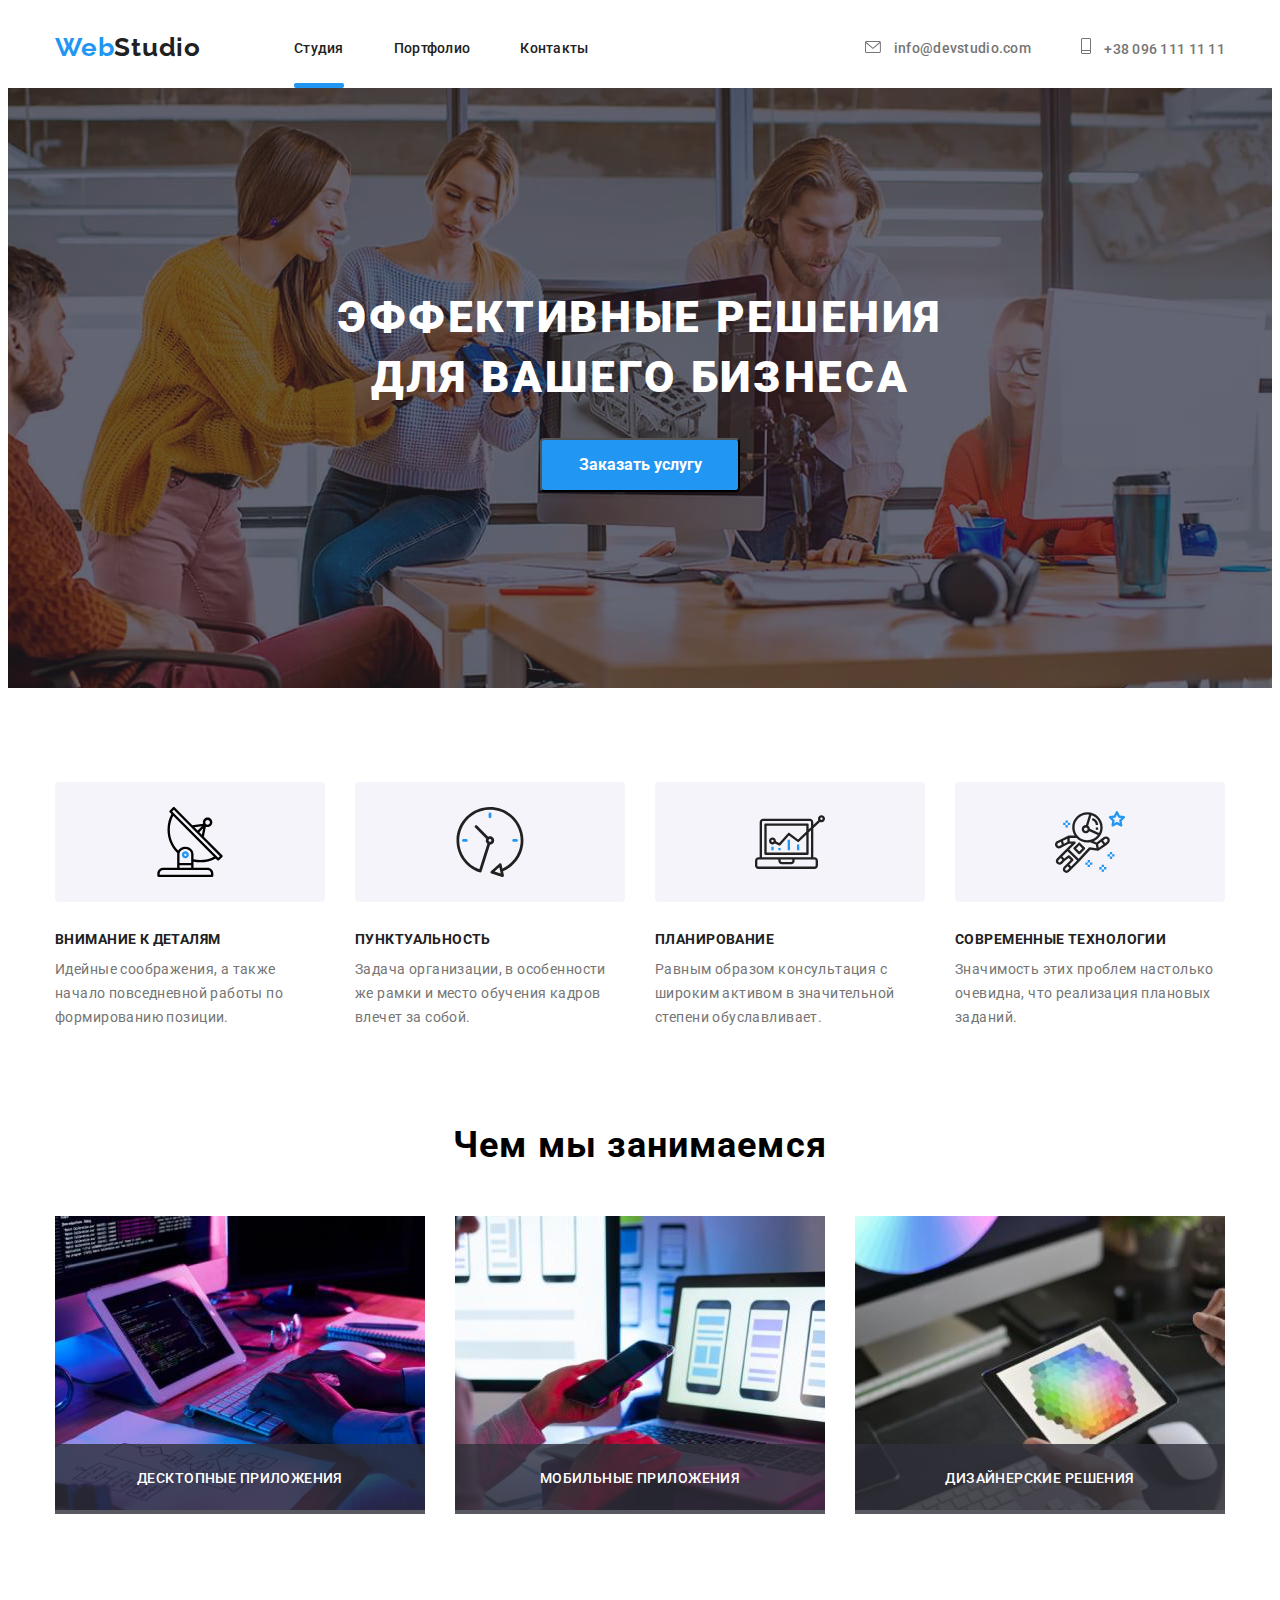
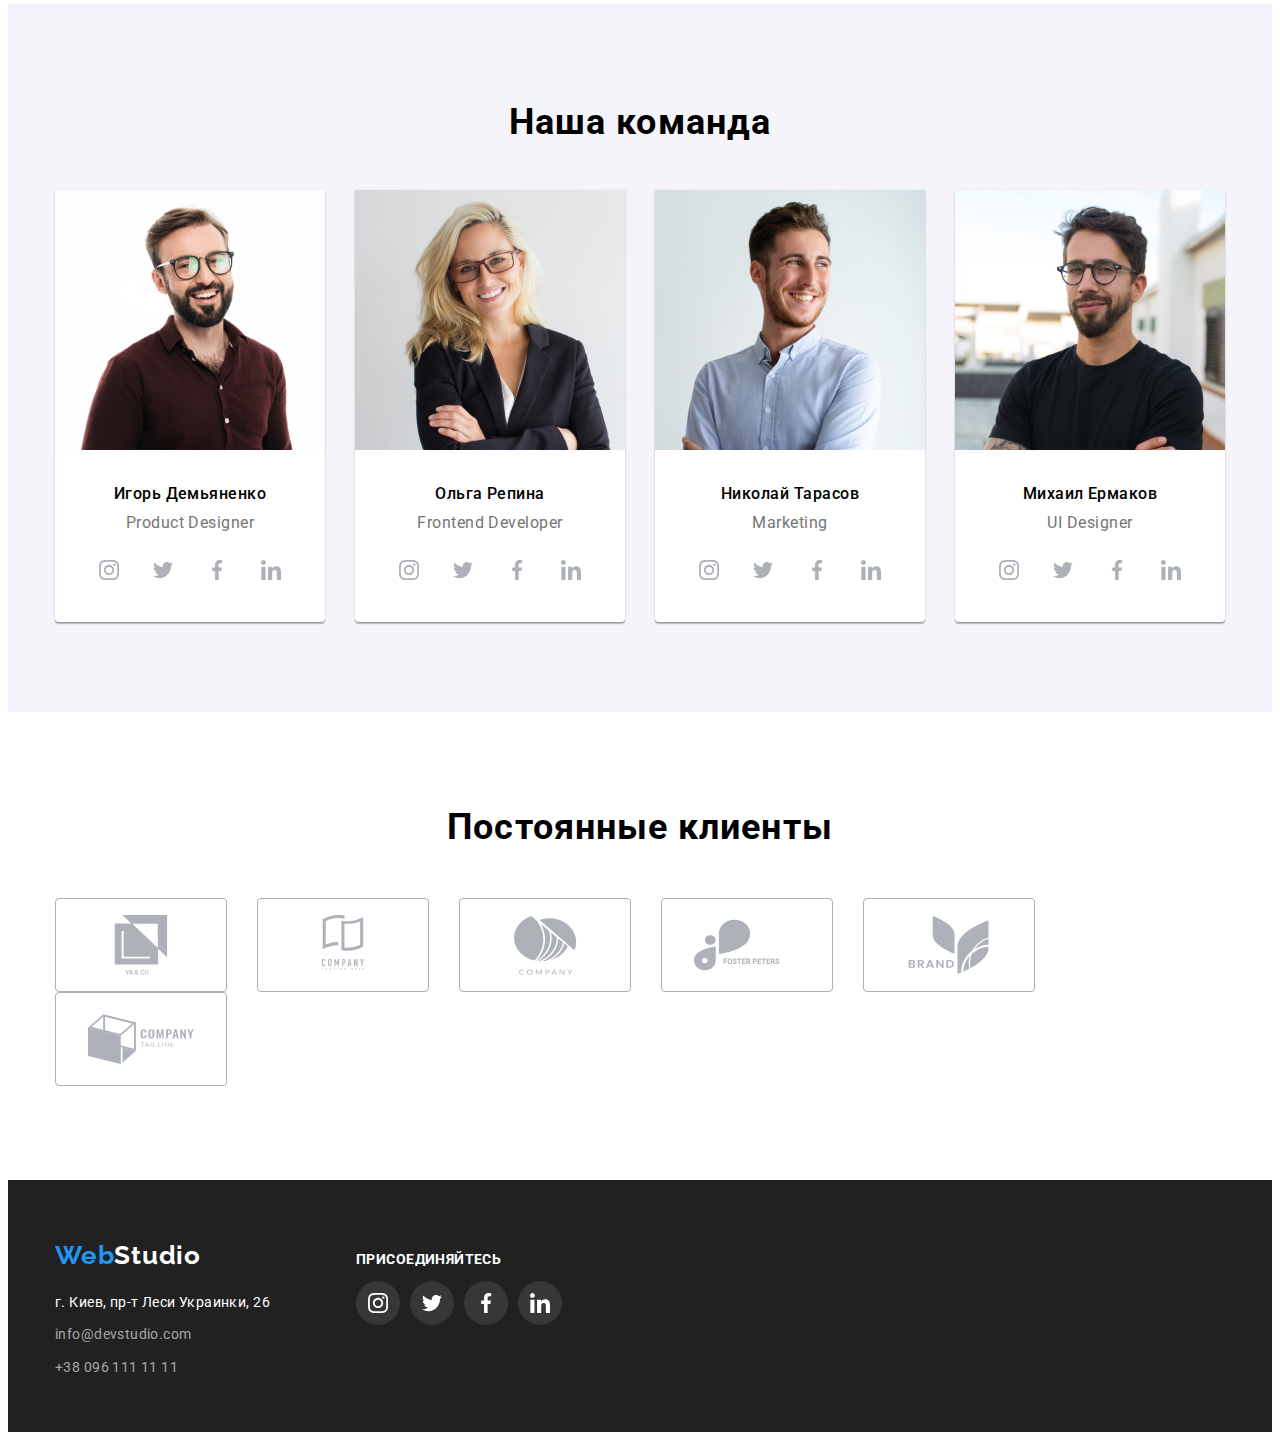
<file: index.html>
<!DOCTYPE html>
<html lang="ru">
<head>
    <meta charset="UTF-8">
    <meta http-equiv="X-UA-Compatible" content="IE=edge">
    <meta name="viewport" content="width=device-width, initial-scale=1.0">
    <title>Эффективные_решения</title>
    <link rel="preconnect" href="https://fonts.googleapis.com">
    <link rel="preconnect" href="https://fonts.gstatic.com" crossorigin>
    <link href="https://fonts.googleapis.com/css2?family=Raleway:wght@700&family=Roboto:wght@400;500;700;900&display=swap" rel="stylesheet">
    <link rel="stylesheet" href="https://cdnjs.cloudflare.com/ajax/libs/modern-normalize/1.1.0/modern-normalize.min.css" integrity="sha512-wpPYUAdjBVSE4KJnH1VR1HeZfpl1ub8YT/NKx4PuQ5NmX2tKuGu6U/JRp5y+Y8XG2tV+wKQpNHVUX03MfMFn9Q==" crossorigin="anonymous" referrerpolicy="no-referrer" />
    <link rel="stylesheet" href="./css/styles.css">
</head>
<body>
    <header class="header">
        <div class="header-container container">
        <nav class="header-nav">
        <a class=" header-logo logo link" href="index.html" lang=en>Web<span class="header-studio">Studio</span></a><br>
        <ul class="menu-list list">
            <li class="item">
                <a class="menu-link link list current" href="">Студия</a>
            </li>
            <li class="item">
                <a class="menu-link link list" href="./portfolio.html" class="link current">Портфолио</a>
            </li>
            <li class="item">
                <a class="menu-link link list" href="">Контакты</a>
            </li>
        </ul>
        </nav>
            <div class="header-contacts">
            <ul class="nav-contacts list">
                <li class="nav-item-contacts"> 
                    <a href="mail:info@devstudio.com" class="header-mail menu-link link" >
                            <svg class="headericons-items" width="16" height="12">
                                <use href="./images/sprite.svg#icon-envelope"></use>
                            </svg>
                        info@devstudio.com
                    </a>
                </li>
                <li class="nav-item-contacts">
                    <a href="tel:+380961111111" class="header-tel menu-link link" >
                            <svg class="headericons-items" width="10" height="16">
                                <use href="./images/sprite.svg#icon-smartphone"></use>
                            </svg>
                        +38 096 111 11 11
                    </a>    
                </li>
            </ul>
            </div>
        </div>
    </header>
    <main>
    <section class="main-title-section">
    <div class="overlay"> 
        <div class="container">
        <h1 class="main-title">Эффективные решения<br> для вашего бизнеса</h1>
        <button type="button" data-modal-open class="order-button btn">Заказать услугу</button>
        <div class="backdrop is-hidden" data-modal>
            <div class="modal">
                <p>Lorem ipsum dolor sit amet consectetur adipisicing elit. Tempora, illo?</p>
                <button type="button" data-modal-close class="modal-close">
                    <svg class="modal-close-icon" width="11px" height="11px">
                        <use href="./images/sprite.svg#icon-cross"></use>
                    </svg>
                </button>
            </div>
        </div>
        </div>
    </div>
    </section>
    <section class="hero-section">
    <div class="container">
    <ul class="hero-link list">
        <li class="hero-item">
            <div class="listicons">
                    <svg class="listicons-items" width="70" height="70">
                        <use href="./images/sprite.svg#icon-antenna"></use>
                    </svg>
            </div>
            <div>
            <h3 class="hero-title">Внимание к деталям</h3>
            <p class="hero-description">Идейные соображения, а также начало повседневной работы по формированию позиции.</p>
            </div>
        </li>
        <li class="hero-item">
            <div class="listicons">
                <svg class="listicons-items" width="70" height="70">
                    <use href="./images/sprite.svg#icon-clock"></use>
                </svg>
            </div>
            <h3 class="hero-title">Пунктуальность</h3>
            <p class="hero-description">Задача организации, в особенности же рамки и место обучения кадров влечет за собой.</p>
        </li>
        <li class="hero-item">
            <div class="listicons">
                <svg class="listicons-items" width="70" height="70">
                    <use href="./images/sprite.svg#icon-diagram"></use>
                </svg>
            </div>
            <h3 class="hero-title">Планирование</h3>
            <p class="hero-description">Равным образом консультация с широким активом в значительной степени обуславливает.</p>
        </li>
        <li class="hero-item">
            <div class="listicons">
                <svg class="listicons-items" width="70" height="70">
                    <use href="./images/sprite.svg#icon-astronaut"></use>
                </svg>
            </div>
            <h3 class="hero-title">Современные технологии</h3>
            <p class="hero-description">Значимость этих проблем настолько очевидна, что реализация плановых заданий.</p>
        </li>
    </ul>
    </div>
    </section>  
    <section class="whatwedo-section">
    <div class="container">
    <h2 class="whatwedotitle">Чем мы занимаемся</h2>
    <ul class="photo-list list">
        <li class="photo-activity">
            <div class="activity-block">
           <img class="photo-link link" src="./images/box1.jpg" alt="Пишет код"
           width="370" height="294"> 
           <div class="text-activities">
            <p class="text-activity">Десктопные приложения</p>
            </div>
            </div>
        </li>
        <li class="photo-activity">
            <div class="activity-block">
           <img class="photo-link link" src="./images/box2.jpg" alt="Макеты"
           width="370" height="294">
           <div class="text-activities">
           <p class="text-activity">Мобильные приложения</p>
            </div>
            </div>
        </li>
        <li class="photo-activity">
            <div class="activity-block">
           <img class="photo-link link" src="./images/box3.jpg" alt="Колористика"
           width="370" height="294">
           <div class="text-activities">
           <p class="text-activity">Дизайнерские решения</p> 
            </div>
            </div> 
        </li> 
    </ul>
    </div>
    </section>
    <section class="team-section">
    <div class="container">
    <h2 class="team-title">Наша команда</h2>
    <ul class="team-list list">
        <li class="team-item">
            <img class="team link" src="./images/team_card1.jpg" alt="Игорь Демьяненко"
            width="270">
            <div class="team-photo-description">
            <h3 class="team-person">Игорь Демьяненко</h3>
            <p class="team-occupation" lang="en">Product Designer</p>  
            <ul class="team-social list">
                <li class="team-social-item">
                    <a href="" class="team-social-link">
                        <svg class="team-social-icon" 
                        width="20" height="20">
                            <use href="./images/sprite.svg#icon-instagram"></use>
                        </svg>
                    </a>
                </li>
                <li class="team-social-item">
                    <a href="" class="team-social-link">
                        <svg class="team-social-icon" 
                        width="20" height="20">
                            <use href="./images/sprite.svg#icon-twitter"></use>
                        </svg>
                    </a>
                </li>
                <li class="team-social-item">
                    <a href="" class="team-social-link">
                        <svg class="team-social-icon" 
                        width="20" height="20">
                            <use href="./images/sprite.svg#icon-facebook"></use>
                        </svg>
                    </a>
                </li>
                <li class="team-social-item">
                    <a href="" class="team-social-link">
                        <svg class="team-social-icon" 
                        width="20" height="20">
                            <use href="./images/sprite.svg#icon-linkedin"></use>
                        </svg>
                    </a>
                </li>
            </ul>
            </div>
        </li>
        <li class="team-item">
            <img class="team link" src="./images/team_card2.jpg" alt="Ольга Репина"
            width="270"> 
            <div class="team-photo-description">
            <h3 class="team-person">Ольга Репина</h3>
            <p class="team-occupation" lang="en">Frontend Developer</p>
            <ul class="team-social list">
                <li class="team-social-item">
                    <a href="" class="team-social-link">
                        <svg class="team-social-icon" 
                        width="20" height="20">
                            <use href="./images/sprite.svg#icon-instagram"></use>
                        </svg>
                    </a>
                </li>
                <li class="team-social-item">
                    <a href="" class="team-social-link">
                        <svg class="team-social-icon" 
                        width="20" height="20">
                            <use href="./images/sprite.svg#icon-twitter"></use>
                        </svg>
                    </a>
                </li>
                <li class="team-social-item">
                    <a href="" class="team-social-link">
                        <svg class="team-social-icon" 
                        width="20" height="20">
                            <use href="./images/sprite.svg#icon-facebook"></use>
                        </svg>
                    </a>
                </li>
                <li class="team-social-item">
                    <a href="" class="team-social-link">
                        <svg class="team-social-icon" 
                        width="20" height="20">
                            <use href="./images/sprite.svg#icon-linkedin"></use>
                        </svg>
                    </a>
                </li>
            </ul>
        </div>
        </li>
        <li class="team-item">
            <img class="team link" src="./images/team_card3.jpg" alt="Николай Тарасов"
            width="270">
            <div class="team-photo-description">
            <h3 class="team-person">Николай Тарасов</h3>
            <p class="team-occupation" lang="en">Marketing</p>  
            <ul class="team-social list">
                <li class="team-social-item">
                    <a href="" class="team-social-link">
                        <svg class="team-social-icon" 
                        width="20" height="20">
                            <use href="./images/sprite.svg#icon-instagram"></use>
                        </svg>
                    </a>
                </li>
                <li class="team-social-item">
                    <a href="" class="team-social-link">
                        <svg class="team-social-icon" 
                        width="20" height="20">
                            <use href="./images/sprite.svg#icon-twitter"></use>
                        </svg>
                    </a>
                </li>
                <li class="team-social-item">
                    <a href="" class="team-social-link">
                        <svg class="team-social-icon" 
                        width="20" height="20">
                            <use href="./images/sprite.svg#icon-facebook"></use>
                        </svg>
                    </a>
                </li>
                <li class="team-social-item">
                    <a href="" class="team-social-link">
                        <svg class="team-social-icon" 
                        width="20" height="20">
                            <use href="./images/sprite.svg#icon-linkedin"></use>
                        </svg>
                    </a>
                </li>
            </ul>
        </div>
        </li> 
        <li class="team-item">
            <img class="team link" src="./images/team_card4.jpg" alt="Михаил Ермаков"
            width="270"> 
            <div class="team-photo-description">
            <h3 class="team-person">Михаил Ермаков</h3>
            <p class="team-occupation" lang="en">UI Designer</p>
            <ul class="team-social list">
                <li class="team-social-item">
                    <a href="" class="team-social-link">
                        <svg class="team-social-icon" 
                        width="20" height="20">
                            <use href="./images/sprite.svg#icon-instagram"></use>
                        </svg>
                    </a>
                </li>
                <li class="team-social-item">
                    <a href="" class="team-social-link">
                        <svg class="team-social-icon" 
                        width="20" height="20">
                            <use href="./images/sprite.svg#icon-twitter"></use>
                        </svg>
                    </a>
                </li>
                <li class="team-social-item">
                    <a href="" class="team-social-link">
                        <svg class="team-social-icon" 
                        width="20" height="20">
                            <use href="./images/sprite.svg#icon-facebook"></use>
                        </svg>
                    </a>
                </li>
                <li class="team-social-item">
                    <a href="" class="team-social-link">
                        <svg class="team-social-icon" 
                        width="20" height="20">
                            <use href="./images/sprite.svg#icon-linkedin"></use>
                        </svg>
                    </a>
                </li>
            </ul>
        </div>
        </li>
    </ul>
    </div>
    </section>
    <section class="clients">
        <div class="container">
        <h2 class="clients-title">Постоянные клиенты</h2>
        <ul class="clients-link list">
            <li class="clients-item">
                <a href="" class="clientsicons-link">
                        <svg class="clientsicons-items" width="106" height="60">
                            <use href="./images/sprite.svg#icon-group1"></use>
                        </svg>
                </a>
            </li>
            <li class="clients-item">
                <a href="" class="clientsicons-link">
                        <svg class="clientsicons-items" width="106" height="60">
                            <use href="./images/sprite.svg#icon-group2"></use>
                        </svg>
                </a>
            </li>
            <li class="clients-item">
                <a href="" class="clientsicons-link">
                        <svg class="clientsicons-items" width="106" height="60">
                            <use href="./images/sprite.svg#icon-group3"></use>
                        </svg>
                </a>
            </li>
            <li class="clients-item">
                <a href="" class="clientsicons-link">
                        <svg class="clientsicons-items" width="106" height="60">
                            <use href="./images/sprite.svg#icon-group4"></use>
                        </svg>
                </a>
            </li>
            <li class="clients-item">
                <a href="" class="clientsicons-link">
                        <svg class="clientsicons-items" width="106" height="60">
                            <use href="./images/sprite.svg#icon-group5"></use>
                        </svg>
                </a>
            </li>
            <li class="clients-item">
                <a href="" class="clientsicons-link">
                        <svg class="clientsicons-items" width="106" height="60">
                            <use href="./images/sprite.svg#icon-group6"></use>
                        </svg>
                </a>
            </li>
        </div> 
    </section>           
    </main>
    <footer class="footer">
    <div class="footer-container container">
        <div class="footer-left">
        <a class="logo link" href="index.html" lang=en>Web<span class="footer-studio">Studio</span></a><br>
        <address class="address">
            <ul class="footer-address link list">
            <li class="footer-contacts">
                <p class="address-link list" href="https://goo.gl/maps/RkRpiGDQGRwnNrZ36" 
                target="_blank" 
                rel="noopener noreferrer">г. Киев, пр-т Леси Украинки, 26</p>
            </li>
            <li class="footer-contacts">
                <a class="footer-mail footer-link link" href="mailto:info@devstudio.com">info@devstudio.com</a><br>
            </li>
            <li class="footer-contacts">
                <a class="footer-tel footer-link link" href="tel:+380961111111">+38 096 111 11 11</a><br>
            </li>
            </ul>
        </address>
        </div> 
        <div class="footer-icons">
        <p class="footer-title">Присоединяйтесь</p>
        <ul class="team-social list">
            <li class="team-social-item">
                <a href="" class="footer-social-link">
                    <svg class="footer-social-icon" 
                    width="20" height="20">
                        <use href="./images/sprite.svg#icon-instagram"></use>
                    </svg>
                </a>
            </li>
            <li class="team-social-item">
                <a href="" class="footer-social-link">
                    <svg class="footer-social-icon" 
                    width="20" height="20">
                        <use href="./images/sprite.svg#icon-twitter"></use>
                    </svg>
                </a>
            </li>
            <li class="team-social-item">
                <a href="" class="footer-social-link">
                    <svg class="footer-social-icon" 
                    width="20" height="20">
                        <use href="./images/sprite.svg#icon-facebook"></use>
                    </svg>
                </a>
            </li>
            <li class="team-social-item">
                <a href="" class="footer-social-link">
                    <svg class="footer-social-icon" 
                    width="20" height="20">
                        <use href="./images/sprite.svg#icon-linkedin"></use>
                    </svg>
                </a>
            </li>
        </ul>
        </div> 
    </div>
    </footer>
    <script src="./js/modal.js"></script>
</body>
</html>
</file>
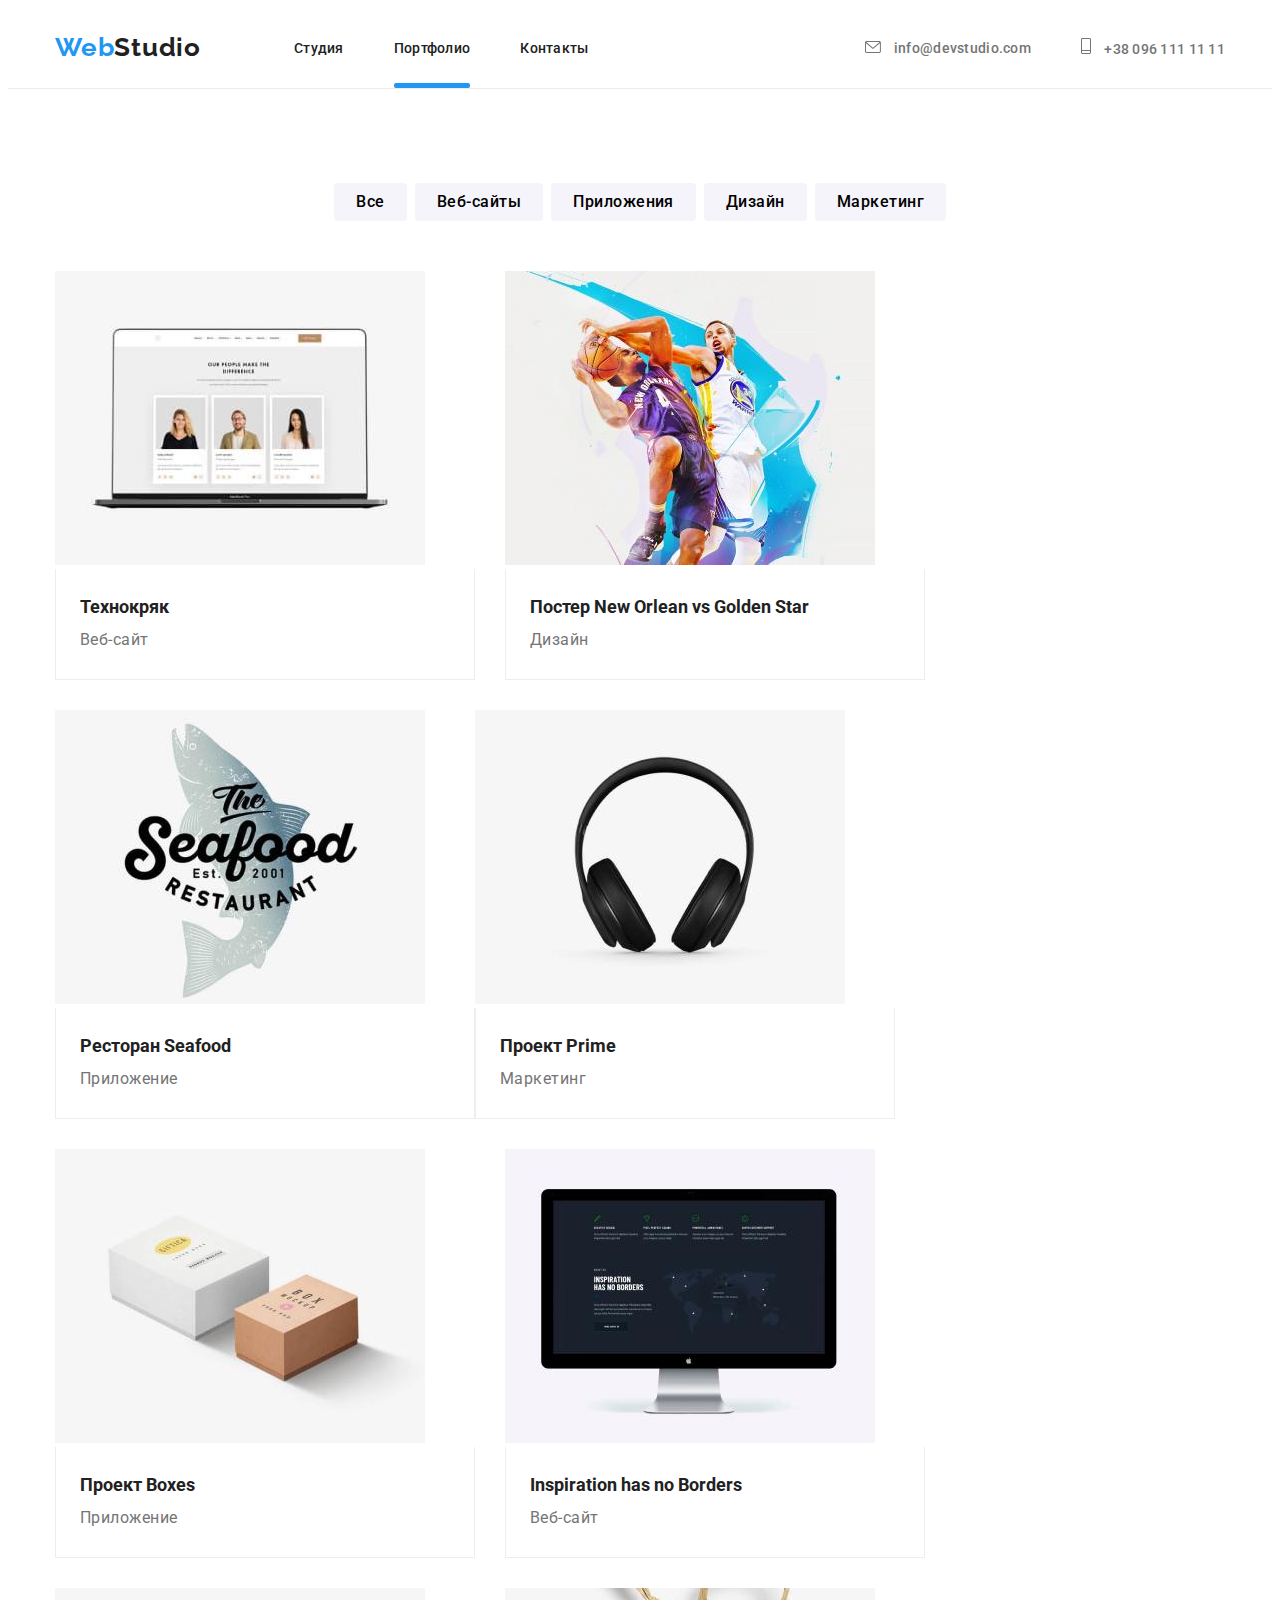
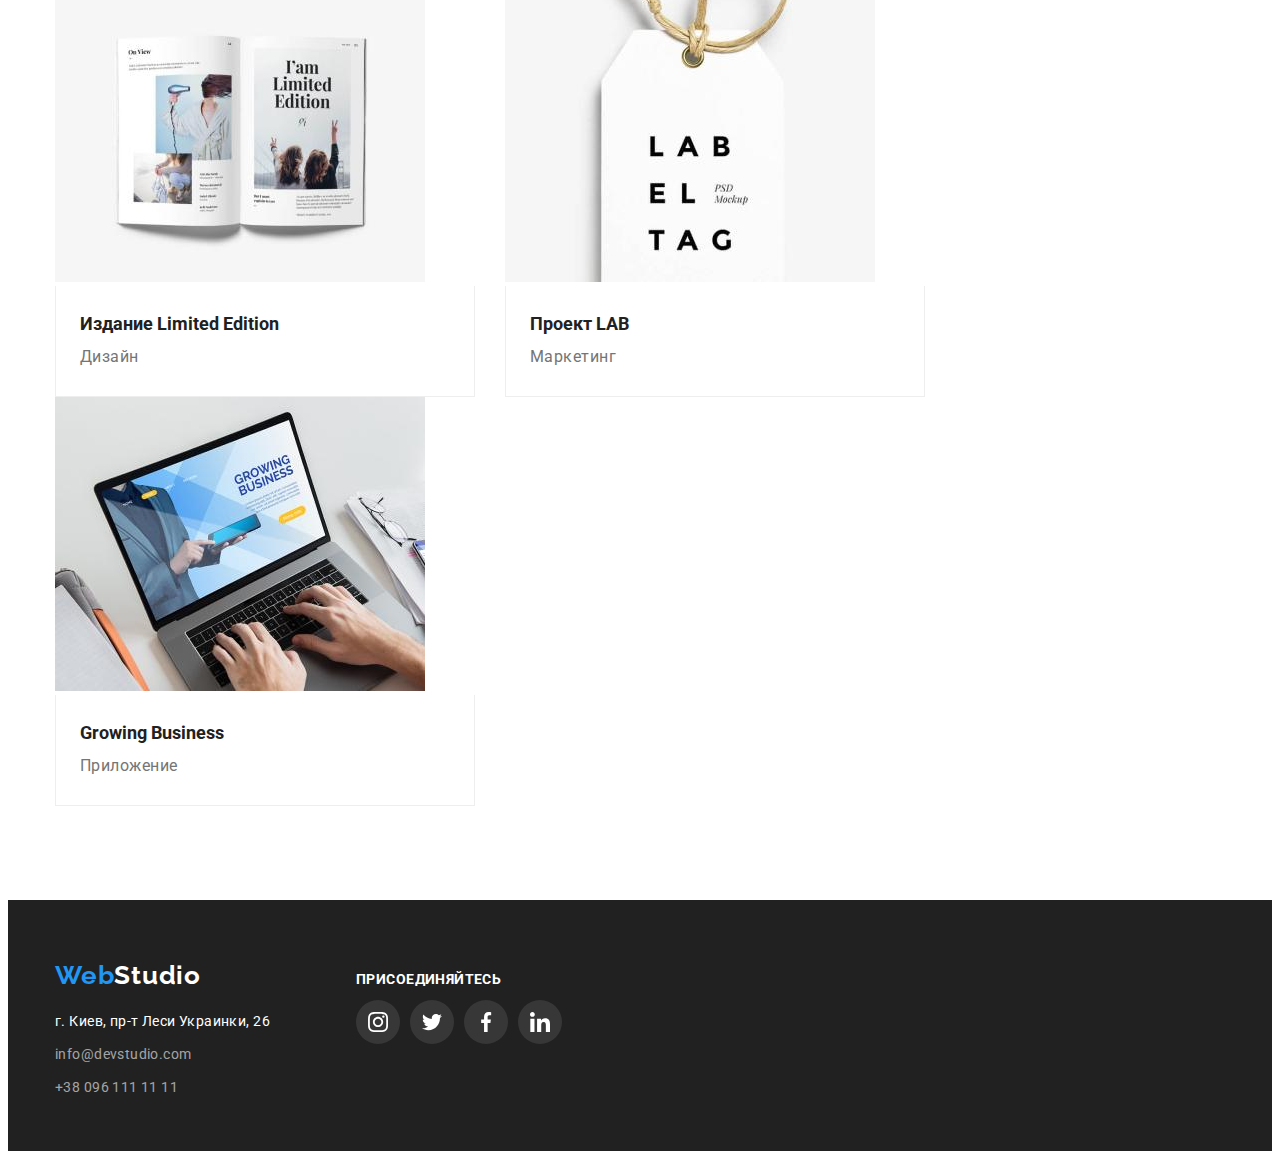
<file: portfolio.html>
<!DOCTYPE html>
<html lang="ru">
<head>
    <meta charset="UTF-8">
    <meta http-equiv="X-UA-Compatible" content="IE=edge">
    <meta name="viewport" content="width=device-width, initial-scale=1.0">
    <title>Эффективные_решения</title>
    <link rel="preconnect" href="https://fonts.googleapis.com">
    <link rel="preconnect" href="https://fonts.gstatic.com" crossorigin>
    <link href="https://fonts.googleapis.com/css2?family=Raleway:wght@700&family=Roboto:wght@400;500;700;900&display=swap" rel="stylesheet">
    <link rel="stylesheet" href="https://cdnjs.cloudflare.com/ajax/libs/modern-normalize/1.1.0/modern-normalize.min.css" integrity="sha512-wpPYUAdjBVSE4KJnH1VR1HeZfpl1ub8YT/NKx4PuQ5NmX2tKuGu6U/JRp5y+Y8XG2tV+wKQpNHVUX03MfMFn9Q==" crossorigin="anonymous" referrerpolicy="no-referrer" />
    <link rel="stylesheet" href="./css/styles.css">
</head>
<body>
    <header class="header header-line">
        <div class="header-container container">
        <nav class="header-nav">
            <a class="header-logo logo link" href="portfolio.html" lang=en>Web<span class="header-studio">Studio</span></a><br>
        <ul class="menu-list list">
            <li class="item">
                <a class="menu-link link list" href="index.html">Студия</a>
            </li>
            <li class="item">
                <a class="menu-link link list current" href="portfolio.html">Портфолио</a>
            </li>
            <li class="item">
                <a class="menu-link link list" href="">Контакты</a>
            </li>
        </ul>
        </nav>
        <div class="header-contacts">
            <ul class="nav-contacts list">
                <li class="nav-item-contacts"> 
                    <a href="mail:info@devstudio.com" class="header-mail menu-link link" >
                            <svg class="headericons-items" width="16" height="12">
                                <use href="./images/sprite.svg#icon-envelope"></use>
                            </svg>
                        info@devstudio.com
                    </a>
                </li>
                <li class="nav-item-contacts">
                    <a href="tel:+380961111111" class="header-tel menu-link link" >
                            <svg class="headericons-items" width="10" height="16">
                                <use href="./images/sprite.svg#icon-smartphone"></use>
                            </svg>
                        +38 096 111 11 11
                    </a>    
                </li>
            </ul>
            </div>
        </div>
    </header>
    <main>
    <section class="buttons">
    <div class="container">
    <!-- <h1 class="visually-hidden">Портфолио</h1> -->
    <ul class="btn-menu link list">
        <li class="button-item"><button class="btn-chapter" type="button">Все</button>
        </li>
        <li class="button-item"><button class="btn-chapter" type="button">Веб-сайты</button>
        </li>
        <li class="button-item"><button class="btn-chapter" type="button">Приложения</button>
        </li>
        <li class="button-item"><button class="btn-chapter" type="button">Дизайн</button>
        </li>
        <li class="button-item"><button class="btn-chapter" type="button">Маркетинг</button>
        </li>
    </ul>
        <ul class="portfolio-list list">
        <li class="content-item link list">
            <a href="" class="portfolio-img">
            <div class="portfolio-thumb">
            <img src="./images/img1.jpg" alt="Технокряк"
            width="370"/>
            <p class="portfolio-overlay">Технокряк это современная площадка распространения коронавируса. Компании используют эту платформу для цифрового шпионажа и атак на защищённые сервера конкурентов.</p>
            </div>
            <div class="photo-description">
            <h3 class="content-name">Технокряк</h3>
            <p class="content-description">Веб-сайт</p>  
            </div>
            </a>
        </li>
        <li class="content-item link list">
            <a href="" class="portfolio-img">
            <div class="portfolio-thumb">
            <img src="./images/img2.jpg" alt="Постер"
            width="370"/>
            <p class="portfolio-overlay">Технокряк это современная площадка распространения коронавируса. Компании используют эту платформу для цифрового шпионажа и атак на защищённые сервера конкурентов.</p>
            </div>
            <div class="photo-description">
            <h3 class="content-name">Постер <span lang="en" >New Orlean vs Golden Star</span></h3>
            <p class="content-description">Дизайн</p>
            </div>
            </a>
        </li>
        <li class="content-item link list">
            <a href="" class="portfolio-img">
                <div class="portfolio-thumb">
                <img src="./images/img3.jpg" alt="Ресторан" width="370"/>
            <p class="portfolio-overlay">Технокряк это современная площадка распространения коронавируса. Компании используют эту платформу для цифрового шпионажа и атак на защищённые сервера конкурентов.</p>
            </div>
            <div class="photo-description">
            <h3 class="content-name">Ресторан <span lang="en" >Seafood</span></h3>
            <p class="content-description">Приложение</p>  
            </div>
            </a>
        </li> 
        <li class="content-item link list">
            <a href="" class="portfolio-img">
                <div class="portfolio-thumb">
                <img src="./images/img4.jpg" alt="Проект"
            width="370"/> 
            <p class="portfolio-overlay">Технокряк это современная площадка распространения коронавируса. Компании используют эту платформу для цифрового шпионажа и атак на защищённые сервера конкурентов.</p>
            </div>
            <div class="photo-description">
            <h3 class="content-name">Проект <span lang="en" >Prime</span></h3>
            <p class="content-description">Маркетинг</p>
            </div>
            </a>
        </li>
        <li class="content-item link list">
            <a href="" class="portfolio-img">
                <div class="portfolio-thumb">
                <img src="./images/img5.jpg" alt="Проект"
            width="370"/> 
            <p class="portfolio-overlay">Технокряк это современная площадка распространения коронавируса. Компании используют эту платформу для цифрового шпионажа и атак на защищённые сервера конкурентов.</p>
            </div>
            <div class="photo-description">
            <h3 class="content-name">Проект <span lang="en">Boxes</span></h3>
            <p class="content-description">Приложение</p>
            </div>
            </a>
        </li>
        <li class="content-item link list">
            <a href="" class="portfolio-img">
                <div class="portfolio-thumb">
                <img src="./images/img6.jpg" alt="Проект"
            width="370"/> 
            <p class="portfolio-overlay">Технокряк это современная площадка распространения коронавируса. Компании используют эту платформу для цифрового шпионажа и атак на защищённые сервера конкурентов.</p>
            </div>
            <div class="photo-description">
            <h3 class="content-name" lang="en">Inspiration has no Borders</h3>
            <p class="content-description">Веб-сайт</p>
            </div>
            </a>
        </li>
        <li class="content-item link list">
            <a href="" class="portfolio-img">
                <div class="portfolio-thumb">
                <img src="./images/img7.jpg" alt="Проект"
            width="370"/>
            <p class="portfolio-overlay">Технокряк это современная площадка распространения коронавируса. Компании используют эту платформу для цифрового шпионажа и атак на защищённые сервера конкурентов.</p>
            </div>
            <div class="photo-description">
            <h3 class="content-name">Издание <span lang="en">Limited Edition</span></h3>
            <p class="content-description">Дизайн</p>
            </div>
            </a>        
        </li>
        <li class="content-item link list">
            <a href="" class="portfolio-img">
                <div class="portfolio-thumb">
                <img src="./images/img8.jpg" alt="Проект"
            width="370"/> 
            <p class="portfolio-overlay">Технокряк это современная площадка распространения коронавируса. Компании используют эту платформу для цифрового шпионажа и атак на защищённые сервера конкурентов.</p>
            </div>
            <div class="photo-description">
            <h3 class="content-name">Проект <span lang="en">LAB</span></h3>
            <p class="content-description">Маркетинг</p>
            </div>
            </a>
        </li>
        <li class="content-item link list">
            <a href="" class="portfolio-img">
                <div class="portfolio-thumb">
                <img src="./images/img9.jpg" alt="Проект"
            width="370"/>
            <p class="portfolio-overlay">Технокряк это современная площадка распространения коронавируса. Компании используют эту платформу для цифрового шпионажа и атак на защищённые сервера конкурентов.</p>
            </div> 
            <div class="photo-description">
            <h3 class="content-name"lang="en" >Growing Business</h3>
            <p class="content-description">Приложение</p>
            </div>
            </a>
        </li>
        </ul>
    </div>
    </section>
    </main>
    <footer class="footer">
        <div class="footer-container container">
            <div class="footer-left">
            <a class="logo link" href="portfolio.html" lang=en>Web<span class="footer-studio">Studio</span></a><br>
            <address class="address">
                <ul class="footer-address link list">
                <li class="footer-contacts">
                    <p class="address-link list" href="https://goo.gl/maps/RkRpiGDQGRwnNrZ36" 
                    target="_blank" 
                    rel="noopener noreferrer">г. Киев, пр-т Леси Украинки, 26</p>
                    <li class="footer-contacts">
                        <a class="footer-mail footer-link link" href="mailto:info@devstudio.com">info@devstudio.com</a><br>
                    </li>
                    <li class="footer-contacts">
                        <a class="footer-tel footer-link link" href="tel:+380961111111">+38 096 111 11 11</a><br>
                    </li>
                    </ul>
            </address>
            </div> 
            <div class="footer-icons">
                <p class="footer-title">Присоединяйтесь</p>
                <ul class="team-social list">
                    <li class="team-social-item">
                        <a href="" class="footer-social-link">
                            <svg class="footer-social-icon" 
                            width="20" height="20">
                                <use href="./images/sprite.svg#icon-instagram"></use>
                            </svg>
                        </a>
                    </li>
                    <li class="team-social-item">
                        <a href="" class="footer-social-link">
                            <svg class="footer-social-icon" 
                            width="20" height="20">
                                <use href="./images/sprite.svg#icon-twitter"></use>
                            </svg>
                        </a>
                    </li>
                    <li class="team-social-item">
                        <a href="" class="footer-social-link">
                            <svg class="footer-social-icon" 
                            width="20" height="20">
                                <use href="./images/sprite.svg#icon-facebook"></use>
                            </svg>
                        </a>
                    </li>
                    <li class="team-social-item">
                        <a href="" class="footer-social-link">
                            <svg class="footer-social-icon" 
                            width="20" height="20">
                                <use href="./images/sprite.svg#icon-linkedin"></use>
                            </svg>
                        </a>
                    </li>
                </ul>
            </div>   
        </div>
        </footer>
</body>
</html>
</file>
<file: css/styles.css>
:root{
    --primary-title-color:#212121;
    --primary-text-color:#757575;
    --second-title-color:#FFFFFF;
    --accent-color:#2196F3;
}

p, h1, h2, h3, h4, h5, h6 {
    margin: 0;
}

body{
    font-family: 'Roboto', sans-serif;
}
.list{
    list-style: none;
    padding: 0;
    margin: 0;
}

.link{
    text-decoration: none;
}

.hero-section{
    padding-top: 94px;
    padding-bottom: 94px;
}

.container{
    width: 1200px;
    padding-left: 15px;
    padding-right: 15px;
    margin: 0 auto;
    box-sizing: border-box;
}
.img {
    display: block;
}

    /* ------header-------- */
.header-container{
    display:flex;
    align-items: center;
    justify-content: space-between;
    border-image-source: linear-gradient(0deg, #000000, #000000),
    linear-gradient(0deg, rgba(0, 0, 0, 0.2), rgba(0, 0, 0, 0.2));
    padding-top: 24px;
    padding-bottom: 25px;
}
.header-line{
border-bottom: 1px solid #ECECEC;
}

.header-nav{
    display:flex;
    align-items: center;
}

.menu-list >.item:not(:last-child)
{
margin-right: 50px;
}
.menu-list{
    display: flex;  
}
.menu-link{
    position: relative;
    padding-top: 32px;
    padding-bottom: 32px;
font-style: normal;
font-weight: 500;
font-size: 14px;
line-height: 1.14;
letter-spacing: 0.02em;
color:var(--primary-title-color);
transition-property: color;
    transition-duration: 250ms;
    transition-timing-function: cubic-bezier(0.4, 0, 0.2, 1);
    transition-delay: 0s;
}

.menu-link:hover,
.menu-link:focus{
    color: var(--accent-color);
}
.menu-link.current::after {
    content: "";
    position: absolute;
    left: 0;
    bottom: 0px;
    display: inline-block;
    width: 100%;
    height: 5px;
    border-radius: 2px;
    background-color: var(--accent-color);
}


.headersicons-items{
    fill: #AFB1B8;
    transition-property: fill;
    transition-duration: 250ms;
    transition-timing-function: cubic-bezier(0.4, 0, 0.2, 1);
    transition-delay: 0s;
}

.headericons-items:hover,
.headericons-items:focus{
    fill:currentColor;
}

.logo{
    display: flex;
font-family: Raleway;
font-style: normal;
font-weight: 700;
font-size: 26px;
line-height: 1.2;
letter-spacing: 0.03em;
text-decoration: none;
color:var(--accent-color); 
}

.header-logo{
margin-right: 93px;   
}

.header-studio{
    display: flex;
    color: var(--primary-title-color);
}

.header-mail{
font-weight: 500;
font-size: 14px;
line-height: 1.14;
letter-spacing: 0.02em;
color:var(--primary-text-color);
}

.header-tel{
font-weight: 500;
font-size: 14px;
line-height: 1.14;
letter-spacing: 0.02em;
color:var(--primary-text-color);
margin-left: 50px;
}

.headericons-items{
    margin-right: 10px;
    justify-content: center;
    align-content: center;
    fill:currentColor;
}

.nav-contacts{
    display: flex;
}

.nav-contacts.nav-item-contacts + .nav-item-contacts {
    margin-left: 50px;
}
/* ----------main--------- */
.overlay{
height: 600px;
max-width: 1600px;
margin-left: auto;
margin-right: auto;
background-image: linear-gradient(
    rgba(47, 48, 58, 0.4),
    rgba(47, 48, 58, 0.4)), 
url("../images/mainImg.jpg");
background-color: black;
background-repeat: no-repeat;
background-size: cover;
background-position: center;

}

.main-title-section{
align-items: center;
text-align: center;
}

.main-title{
font-weight: 900;
font-size: 44px;
line-height: 1.36;
text-align: center;
letter-spacing: 0.06em;
text-transform: uppercase;
color: var(--second-title-color);
padding-top: 200px;
margin-bottom: 30px;
margin-left: auto;
margin-right: auto;
}

.order-button{
display: block;
padding: 10px 32px;
min-width: 200px;
box-shadow: 0px 4px 4px rgba(0, 0, 0, 0.15);
border-radius: 4px;
background-color: #2196F3;
color: var(--second-title-color);
margin: 0 auto;

}

.btn{
    font-family: inherit;
    cursor: pointer; 
    transition-property: background-color;
    transition-duration: 250ms;
transition-timing-function: cubic-bezier(0.4, 0, 0.2, 1);
}

.btn{
font-weight: 700;
font-size: 16px;
line-height: 1.87;
color: var(--second-title-color);
margin-bottom: 200px;

}

.btn:hover,
.btn:focus{
    background-color: #188CE8;
    box-shadow: 0px 4px 4px rgba(0, 0, 0, 0.15);
}

/* -----модальне вікно----- */
.backdrop{
    position: fixed;
    top:0;
    left:0;
    width: 100%;
    height:100%;
    opacity: 1;
    background-color: rgba(0, 0, 0, 0.2);
    visibility: visible;
    transition-property: opacity, visibility;
    transition-duration: 250ms, 250ms;
    transition-timing-function: cubic-bezier(0.4, 0, 0.2, 1), cubic-bezier(0.4, 0, 0.2, 1); 
}
.backdrop.is-hidden {
    visibility: hidden;
    opacity: 0;
    pointer-events: none;
}

.modal{ 
    width: 528px;
    height: 521px;
    background-color: rgba(255, 255, 255, 1);
    border-radius: 4px;
}

.modal{
    position: absolute;
    top:50%;
    left:50%;
    transform:translate(-50%,-50%);
    transition-property: transform;
    transition-duration: 250ms;
    transition-timing-function: cubic-bezier(0.4, 0, 0.2, 1); 
}

.modal-close{
    display: flex;
    align-items: center;
    justify-content: center;
   position: absolute; 
   top: 8px;
    right: 8px;
   width: 30px;
    height: 30px;
    border-radius: 50%;
    background: #FFFFFF;
    border: 1px solid rgba(0, 0, 0, 0.1);
}
/* ------------hero-------- */
/* --фонові картинки героя-- */
.listicons{
    display: flex ;
    list-style: none;
    padding: 0;
    width: 270px;
height: 120px;
background: #F5F4FA;
margin-bottom: 30px;
align-items: center;
justify-content: center;
border-radius: 4px;
}

.hero-link{
    display: flex;
    flex-wrap: wrap;
    margin-left: -30px;
}

.hero-item{
    flex-basis: calc(100% / 4 - 30px);
    margin-left: 30px;
}
.hero-item:nth-child(4n) {
    margin-right: 0;
}

.hero-title{
font-weight: 700;
font-size: 14px;
line-height: 1.14;
letter-spacing: 0.03em;
text-transform: uppercase;
color:var(--primary-title-color); 
margin-bottom: 10px;         
}

.hero-description{
font-weight: 400;
font-size: 14px;
line-height: 1.71;
letter-spacing: 0.03em;
color: var(--primary-text-color);
width: 270px;
}

/* -------whatwedo-section------- */
.whatwedotitle{
    margin-top: 0;
    margin-bottom: 50px;
}

.whatwedotitle,
.team-title,
.clients-title {
font-weight: 700;
font-size: 36px;
line-height: 1.17;
text-align: center;
letter-spacing: 0.03em;
}

.whatwedo-section{
    padding-bottom: 90px;
}
.clients-title{
    margin-bottom: 50px;
}

.photo-list{
    display: flex;
    flex-wrap: wrap;
    margin-left: -30px; 
} 

.photo-activity{
    flex-basis: calc(100% / 3 - 30px);
    margin-left: 30px;
}

.activity-block{
    position: relative;
}
.text-activities{
   position: absolute;
   width: 100%;
   height: 70px;
   display: flex;
   align-items: center;
   justify-content: center;
   bottom: 0;
background-color:rgba(47, 48, 58, 0.8);
}

.text-activity{
font-weight: 500;
font-size: 14px;
line-height: 1.14px;
text-align: center;
letter-spacing: 0.03em;
text-transform: uppercase;
color: var(--second-title-color);
} 

/* -------------team------------ */

.team-section{
padding-top: 97px;
padding-bottom: 90px;
background-color:  #F5F4FA;
}

.team-title{
    margin-bottom: 47px;
}

.team-photo-description{
padding-top: 30px;
padding-bottom: 30px;
}

.team-list{
    display: flex;
    flex-wrap: wrap;
    margin-left: -30px; 
}

.team-item{
    flex-basis: calc(100% / 4 - 30px);
    box-shadow: 0px 1px 3px rgba(0, 0, 0, 0.12), 0px 1px 1px rgba(0, 0, 0, 0.14), 0px 2px 1px rgba(0, 0, 0, 0.2);
    border-radius: 0px 0px 4px 4px;
    margin-left: 30px;
    background: #FFFFFF;
}

.team-person{
font-style: normal;
font-weight: 500;
font-size: 16px;
line-height: 1.19;
letter-spacing: 0.03em;
color:var(--primary-title-color)
padding-top: 30px;
text-align: center;}

.team-occupation{
font-style: normal;
font-weight: 400;
font-size: 16px;
line-height: 1.19;
letter-spacing: 0.03em;
color: var(--primary-text-color);
padding-top: 10px;
    text-align: center;
    margin-bottom: 16px;
}
/* ----team-icons--- */
.team-social-item{
    width: 44px;
    height: 44px;
    margin-right: 10px;   
}

.team-social-item:last-child{
margin-right: 0;
}

.team-social-link{
    width: 100%;
    height: 100%;
    background-color:#FFFFFF;
    border-radius: 50%;
    display: flex;
    align-items: center;
    justify-content: center;
    transition-property: background-color;
    transition-duration: 250ms;
    transition-timing-function: cubic-bezier(0.4, 0, 0.2, 1);
    transition-delay: 0s;
}
.team-social-link:hover,
.team-social-link:focus{
background-color: var(--accent-color);
}
.team-social-icon{
    fill: rgba(175, 177, 184, 1);
}

.team-social-link:hover .team-social-icon,
.team-social-link:focus .team-social-icon{
    fill:var(--second-title-color)
}

.team-social{
    display: flex;
    justify-content: center;

}
/* -----clients------ */
.clients{
    padding-top: 94px;
    padding-bottom: 94px;
}

.clients-link{
    display: flex;
    flex-wrap: wrap;
    padding: 0;
}


.clients-item{
    width: 170px;
    height: 92px;
    border:1px solid #AFB1B8;
    border-radius: 4px;
    margin-right: 30px;
    transition-property: border;
    transition-duration: 250ms;
    transition-timing-function: cubic-bezier(0.4, 0, 0.2, 1);
    transition-delay: 0s;
}
.clients-item:hover,
.clients-item:focus{
    border-color:var(--accent-color);
    
}

.clientsicons-link{
    display: flex;
    width: 100%;
    height: 100%;
    align-items: center;
    justify-content: center;
}

.clients-item:last-child{
    margin-right: 0;
}
    

.clientsicons-link::before{
    content: "";
    display: block;
    background-size: contain;
    background-repeat: no-repeat;
    background-position: center;  
}

.clientsicons-link{
    fill: rgba(175, 177, 184, 1);
    transition-property: fill;
    transition-duration: 250ms;
    transition-timing-function: cubic-bezier(0.4, 0, 0.2, 1);
    transition-delay: 0s;
}
.clientsicons-items{
    fill: #AFB1B8;
    transition-property: fill;
    transition-duration: 250ms;
    transition-timing-function: cubic-bezier(0.4, 0, 0.2, 1);
    transition-delay: 0s;
}

.clientsicons-link:hover .clientsicons-items,
.clientsicons-link:focus .clientsicons-items{
    fill:var(--accent-color)
}
/* .visually-hidden {
    position: absolute;
    white-space: nowrap;
    width: 1px;
    height: 1px;
    overflow: hidden;
    border: 0;
    padding: 0;
    clip: rect(0 0 0 0);
    clip-path: inset(50%);
    margin: -1px;
  } */

  /* --------portfolio-page------ */
.btn-menu{
    display: flex;
    justify-content: center;
    margin-bottom: 50px;
}

.button-item:not(:last-child) {
    margin-right: 8px;
}

.btn-chapter{
padding: 6px 22px;
min-width: 73px;
font-weight: 500;
font-size: 16px;
line-height: 1.62;
letter-spacing: 0.03em;
color: var(--headlines-text-color);
background: #F5F4FA;
border-radius: 4px;
border: transparent;
transition-property: color, background-color, box-shadow;
    transition-duration: 250ms,250ms,250ms;
    transition-timing-function: cubic-bezier(0.4, 0, 0.2, 1),cubic-bezier(0.4, 0, 0.2, 1),cubic-bezier(0.4, 0, 0.2, 1);
    transition-delay: 0s,0s,0s;
}

.btn-chapter {
    cursor: pointer;
    font-family: inherit;
    }

.btn-chapter:hover,
.btn-chapter:focus {
    background-color: var(--accent-color) ;
    box-shadow: 0px 3px 1px rgba(0, 0, 0, 0.1), 0px 1px 2px rgba(0, 0, 0, 0.08), 0px 2px 2px rgba(0, 0, 0, 0.12);
    border-radius: 4px;
}

.btn-chapter:focus, .btn-chapter:hover {
    color: var(--second-title-color);
    }
.buttons {
    padding-top: 94px;
    padding-bottom: 94px;
    }

.portfolio-list {
    display: flex;
    flex-wrap: wrap;
    margin: 0 auto;
    }

.content-item{
   flex-basis: calc(100% / 3 - 30px);
}
.content-item{ 
    margin-right: 30px;
  margin-bottom: 30px;
  margin-left: 0;
    
    }

.content-item:nth-child(3n) {
    margin-right: 0;
    }
    
.content-item:nth-last-child(-n + 3) {
     margin-bottom: 0;
    }
.portfolio-img{
    display: block;
    text-decoration: none ;
    transition-property: box-shadow;
    transition-duration: 250ms;
    transition-timing-function: cubic-bezier(0.4, 0, 0.2, 1);
    transition-delay: 0s;
}

.portfolio-img:hover,
.portfolio-img:focus {
  box-shadow: 0px 4px 4px rgba(0, 0, 0, 0.25);
}

.portfolio-thumb {
    position: relative;
    overflow: hidden;
}

.portfolio-overlay{
    position: absolute;
    content: "";
    transform: translateY(100%);
    top: 0;
    left: 0;
    width: 100%;
    height: 100%;    
    
    padding: 63px 24px;
    font-size: 18px;
    line-height: 1.56;
    letter-spacing: 0.03em;
    color: #FFFFFF;
    background-color: rgba(33, 150, 243, 0.9);
    transition-property: transform;
    transition-duration: 250ms;
    transition-timing-function: cubic-bezier(0.4, 0, 0.2, 1);
    transition-delay: 0s;
}

.content-item:hover .portfolio-overlay, 
.content-item:focus .portfolio-overlay {
    transform: translateY(0);
}


.content-name{
font-weight: 700;
font-size: 18px;
line-height: 2;
color:var(--primary-title-color)
}

.content-description{
font-weight: 400;
font-size: 16px;
line-height: 1.87;
letter-spacing: 0.03em;
padding-bottom: 4px;
color: var(--primary-text-color);       
}

.photo-description{
    padding: 20px 24px;
    width: 370px;
    border: 1px solid #EEEEEE;;
    border-top: 0;
}

/* ------footer--------- */
.footer{
    background-color:var(--primary-title-color);
    padding: 60px 0
    }
.footer-container{
    display: flex;
    align-items: baseline;
}

.footer-left{
    margin-right: 70px;
}

.address{
    width: 231px;
    height: 81px;   
    font-style: normal;
    font-weight: 400;
    font-size: 14px;
    line-height: 1.71;
    letter-spacing: 0.03em;
    color:var(--second-title-color);
    }

.footer-title{
    color: #FFFFFF;
    font-weight: 700;
    font-size:14px;
    line-height: 1.17px;
    letter-spacing: 0.03em;
    text-transform: uppercase;
    margin-bottom: 20px;
    
} 
.footer-social-link{
    width: 100%;
    height: 100%;
    background-color: rgba(255, 255, 255, 0.1);
    border-radius: 50%;
    display: flex;
    align-items: center;
    justify-content: center;
    transition-property: background-color;
    transition-duration: 250ms;
    transition-timing-function: cubic-bezier(0.4, 0, 0.2, 1);
    transition-delay: 0s;
}
.footer-social-link:hover,
.footer-social-link:focus{
background-color: var(--accent-color);
}
.footer-social-icon{
    fill:var(--second-title-color);
}


    .footer-mail,
    .footer-tel{
    font-weight: 400;
    font-size: 14px;
    line-height: 1.71;
    letter-spacing: 0.03em;
    color: rgba(255, 255, 255, 0.6);    
    }
    

    .footer-address .footer-contacts + .footer-contacts {
        margin-top: 9px;
    }

    .footer-studio{
        color:var(--second-title-color);
    }
</file>
